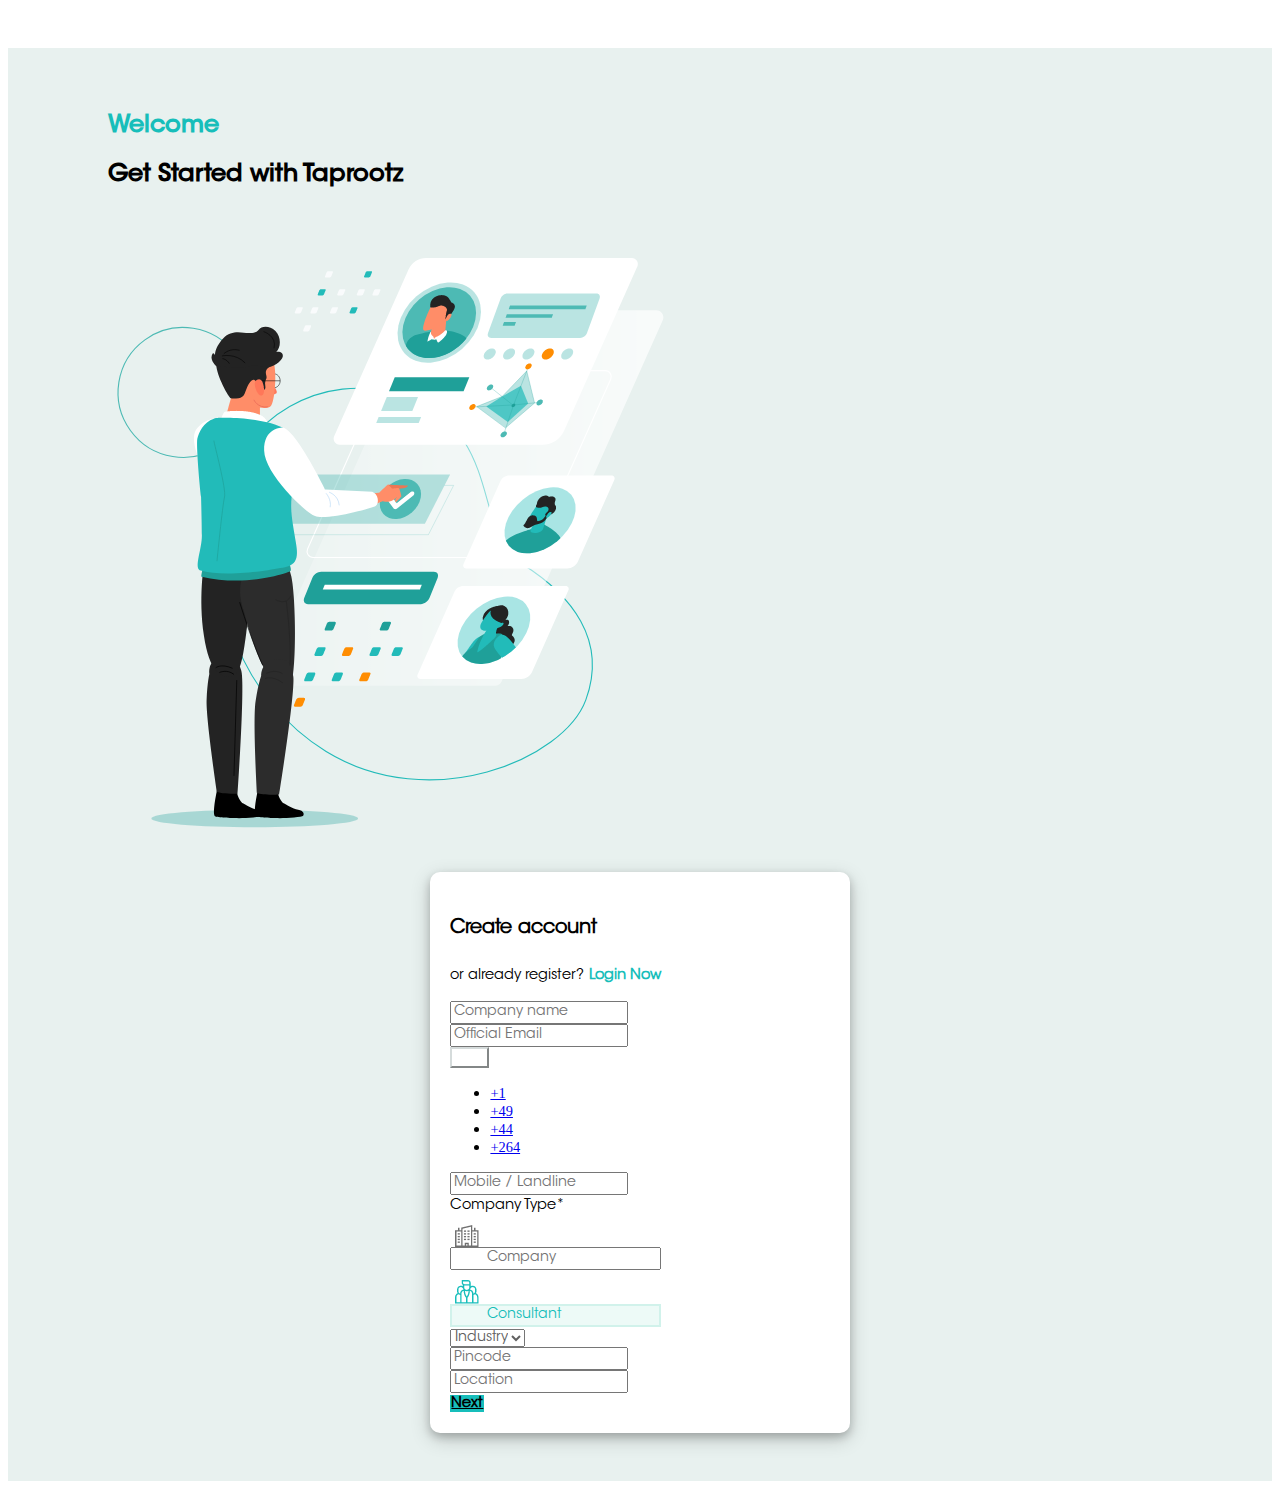
<file: index.html>
<!DOCTYPE html>
<html lang="en">
  <head>
    <meta charset="UTF-8" />
    <meta name="viewport" content="width=device-width, initial-scale=1.0" />
    <title>Login</title>
    <link rel="stylesheet" href="style.css" />
    <link
      href="https://cdn.jsdelivr.net/npm/bootstrap@5.0.0-beta1/dist/css/bootstrap.min.css"
      rel="stylesheet"
      integrity="sha384-giJF6kkoqNQ00vy+HMDP7azOuL0xtbfIcaT9wjKHr8RbDVddVHyTfAAsrekwKmP1"
      crossorigin="anonymous"
    />
    <link
      rel="stylesheet"
      href="https://cdnjs.cloudflare.com/ajax/libs/font-awesome/4.7.0/css/font-awesome.min.css"
    />
  </head>
  <body>
    <section id="section_fit1">
      <div class="container">
        <div class="row">
          <div class="col-lg-6 col-md-6">
            <div class="images">
              <header>
                <h1>Welcome</h1>
                <h2>Get Started with Taprootz</h2>
              </header>
              <img src="Images/Group 47.png" />
            </div>
          </div>
          <div class="col-lg-6 col-md-6" id="forms">
            <div class="text">
              <h4>Create account</h4>
              <span>or already register?</span>
              <a href="index.html" style="text-decoration: none"
                ><span style="color: #17beba">Login Now</span></a
              >
            </div>
            <form class="row g-3">
              <div class="col-lg-12 col-md-12">
                <input
                  type="text"
                  placeholder="Company name"
                  class="form-control"
                  id="inputEmail4"
                />
              </div>
              <div class="col-lg-12 col-md-12">
                <input
                  type="text"
                  placeholder="Official Email"
                  class="form-control"
                  id="inputEmail4"
                />
              </div>
              <div class="col-lg-12 col-md-12">
                <div class="input-group">
                  <button
                    class="btn btn-outline-secondary dropdown-toggle"
                    type="button"
                    data-bs-toggle="dropdown"
                    aria-expanded="false"
                  >
                    +91
                  </button>
                  <ul class="dropdown-menu">
                    <li><a class="dropdown-item" href="#">+1</a></li>
                    <li>
                      <a class="dropdown-item" href="#">+49</a>
                    </li>
                    <li>
                      <a class="dropdown-item" href="#">+44</a>
                    </li>

                    <li>
                      <a class="dropdown-item" href="#">+264</a>
                    </li>
                  </ul>
                  <input
                    type="number"
                    placeholder="Mobile / Landline"
                    class="form-control"
                    aria-label="Text input with dropdown button"
                  />
                </div>
              </div>
              <div class="col-lg-12 col-md-12">
                <label for="inputAddress" class="form-label"
                  >Company Type*</label
                >
                <div class="row">
                  <div class="col">
                    <img
                      class="fa fa-building"
                      src="./Images/office-building-1.png"
                    />
                    <input
                      id="build"
                      type="text"
                      class="form-control"
                      placeholder="Company"
                      aria-label="First name"
                    />
                  </div>
                  <div class="col">
                    <img
                      class="fa fa-building"
                      src="./Images/partners-1.png"
                      id="users"
                    />
                    <input
                      id="builds"
                      type="text"
                      class="form-control"
                      placeholder="Consultant"
                      aria-label="Last name"
                    />
                  </div>
                </div>
              </div>
              <div class="col-lg-12 col-md-12">
                <select class="form-select" aria-label="Default select example">
                  <option selected>Industry</option>
                  <option value="1">One</option>
                  <option value="2">Two</option>
                  <option value="3">Three</option>
                </select>
              </div>
              <div class="col-lg-12 col-md-12">
                <div class="row">
                  <div class="col">
                    <input
                      type="text"
                      class="form-control"
                      placeholder="Pincode"
                      aria-label="First name"
                    />
                  </div>
                  <div class="col">
                    <input
                      type="text"
                      class="form-control"
                      placeholder="Location"
                      aria-label="Last name"
                    />
                  </div>
                </div>
              </div>

              <div class="col-lg-12 col-md-12">
                <a href="index1.html" class="btn btn-primary">Next</a>
              </div>
            </form>
          </div>
        </div>
      </div>
    </section>
    <!-- javascript -->
    <script
      src="https://cdn.jsdelivr.net/npm/bootstrap@5.0.0-beta1/dist/js/bootstrap.bundle.min.js"
      integrity="sha384-ygbV9kiqUc6oa4msXn9868pTtWMgiQaeYH7/t7LECLbyPA2x65Kgf80OJFdroafW"
      crossorigin="anonymous"
    ></script>
  </body>
</html>
</file>
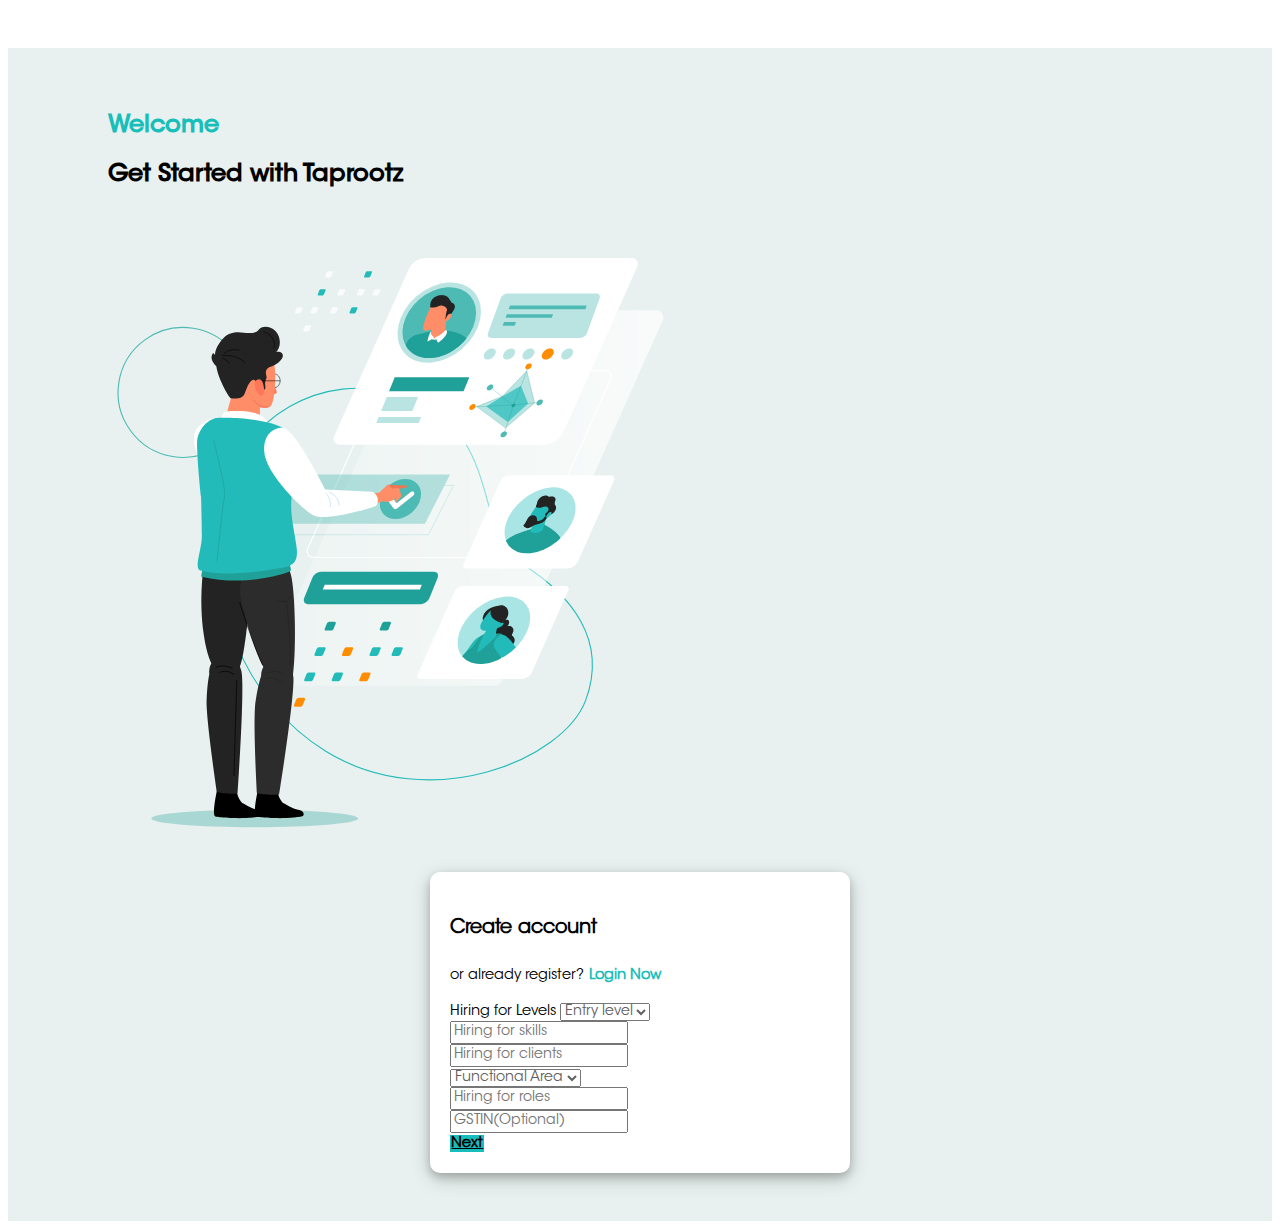
<file: index1.html>
<!DOCTYPE html>
<html lang="en">
  <head>
    <meta charset="UTF-8" />
    <meta name="viewport" content="width=device-width, initial-scale=1.0" />
    <title>Login</title>
    <link rel="stylesheet" href="style1.css" />
    <link
      href="https://cdn.jsdelivr.net/npm/bootstrap@5.0.0-beta1/dist/css/bootstrap.min.css"
      rel="stylesheet"
      integrity="sha384-giJF6kkoqNQ00vy+HMDP7azOuL0xtbfIcaT9wjKHr8RbDVddVHyTfAAsrekwKmP1"
      crossorigin="anonymous"
    />
    <link
      rel="stylesheet"
      href="https://cdnjs.cloudflare.com/ajax/libs/font-awesome/4.7.0/css/font-awesome.min.css"
    />
  </head>
  <body>
    <section id="section_fit1">
      <div class="container">
        <div class="row">
          <div class="col-lg-6 col-md-6">
            <div class="images">
              <header>
                <h1>Welcome</h1>
                <h2>Get Started with Taprootz</h2>
              </header>
              <img src="Images/Group 47.png" />
            </div>
          </div>
          <div class="col-lg-6 col-md-6" id="forms">
            <div class="text">
              <h4>Create account</h4>
              <span>or already register?</span>
              <a href="index.html" style="text-decoration: none"
                ><span style="color: #17beba">Login Now</span></a
              >
            </div>
            <form class="row g-3">
              <div class="col-lg-12 col-md-12">
                <label for="inputAddress" class="form-label"
                  >Hiring for Levels</label
                >
                <select class="form-select" aria-label="Default select example">
                  <option selected>Entry level</option>
                  <option value="1">One</option>
                  <option value="2">Two</option>
                  <option value="3">Three</option>
                </select>
              </div>
              <div class="col-lg-12 col-md-12">
                <input
                  type="text"
                  placeholder="Hiring for skills"
                  class="form-control"
                  id="inputEmail4"
                />
              </div>
              <div class="col-lg-12 col-md-12">
                <input
                  type="text"
                  placeholder="Hiring for clients"
                  class="form-control"
                  id="inputEmail4"
                />
              </div>

              <div class="col-lg-12 col-md-12">
                <select class="form-select" aria-label="Default select example">
                  <option selected>Functional Area</option>
                  <option value="1">One</option>
                  <option value="2">Two</option>
                  <option value="3">Three</option>
                </select>
              </div>
              <div class="col-lg-12 col-md-12">
                <input
                  type="text"
                  placeholder="Hiring for roles"
                  class="form-control"
                  id="inputEmail4"
                />
              </div>
              <div class="col-lg-12 col-md-12">
                <input
                  type="text"
                  placeholder="GSTIN(Optional)"
                  class="form-control"
                  id="inputEmail4"
                />
              </div>
              <div class="col-lg-12 col-md-12">
                <a href="index2.html" class="btn btn-primary">Next</a>
              </div>
            </form>
          </div>
        </div>
      </div>
    </section>
    <!-- javascript -->
    <script
      src="https://cdn.jsdelivr.net/npm/bootstrap@5.0.0-beta1/dist/js/bootstrap.bundle.min.js"
      integrity="sha384-ygbV9kiqUc6oa4msXn9868pTtWMgiQaeYH7/t7LECLbyPA2x65Kgf80OJFdroafW"
      crossorigin="anonymous"
    ></script>
  </body>
</html>
</file>
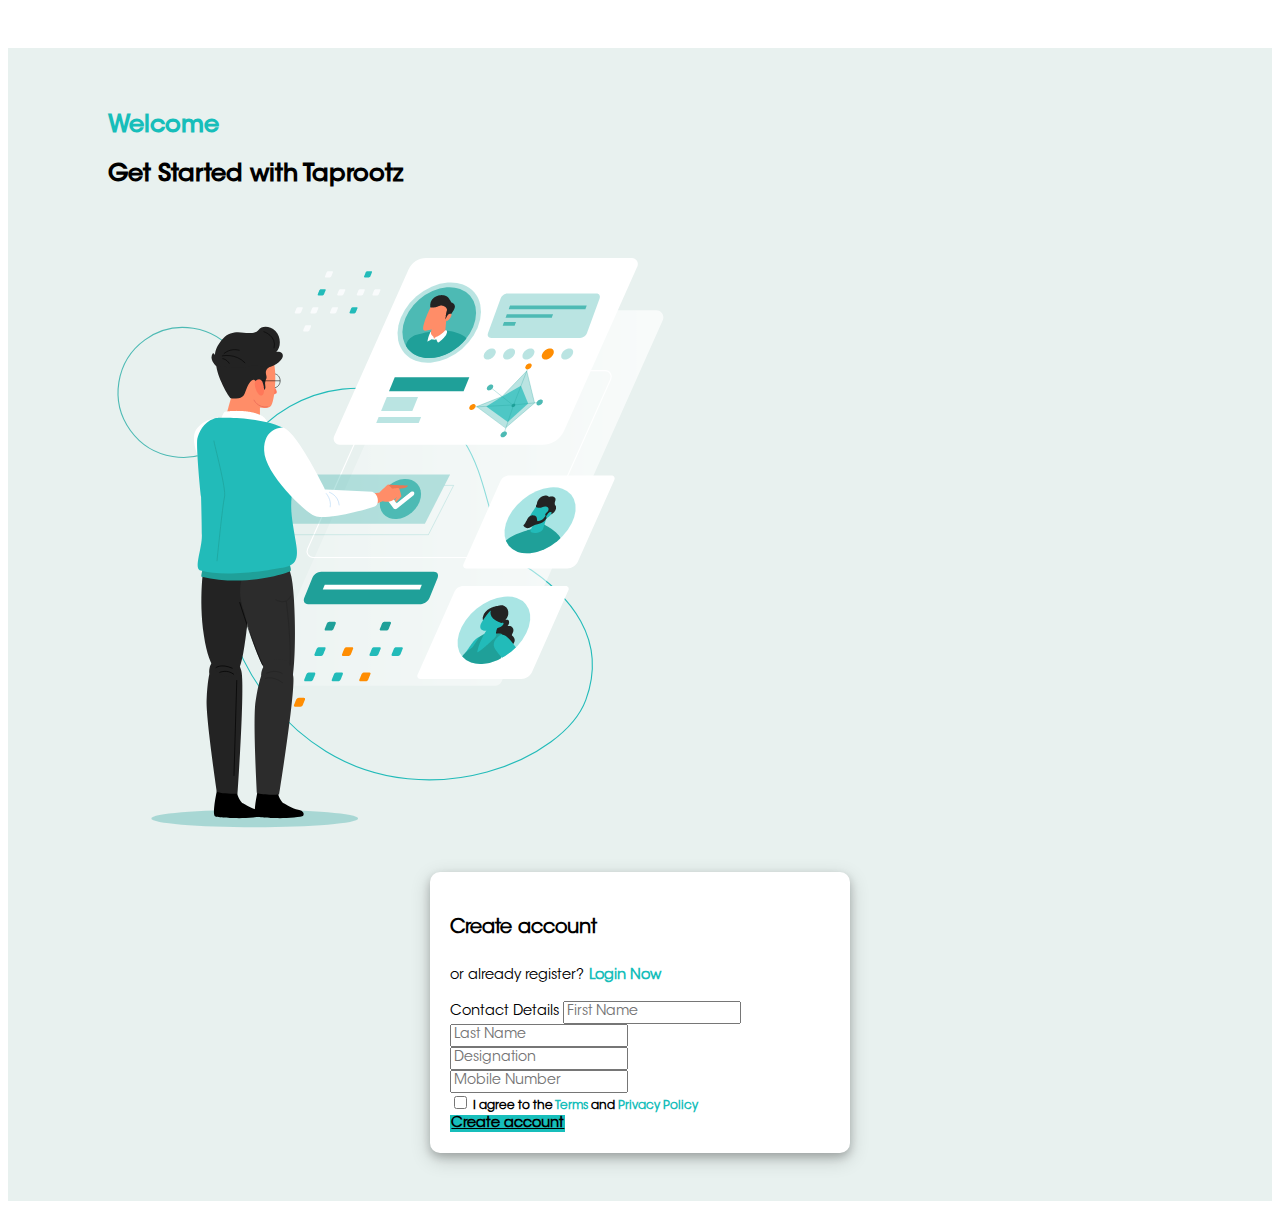
<file: index2.html>
<!DOCTYPE html>
<html lang="en">
  <head>
    <meta charset="UTF-8" />
    <meta name="viewport" content="width=device-width, initial-scale=1.0" />
    <title>Login</title>
    <link rel="stylesheet" href="style2.css" />
    <link
      href="https://cdn.jsdelivr.net/npm/bootstrap@5.0.0-beta1/dist/css/bootstrap.min.css"
      rel="stylesheet"
      integrity="sha384-giJF6kkoqNQ00vy+HMDP7azOuL0xtbfIcaT9wjKHr8RbDVddVHyTfAAsrekwKmP1"
      crossorigin="anonymous"
    />
    <link
      rel="stylesheet"
      href="https://cdnjs.cloudflare.com/ajax/libs/font-awesome/4.7.0/css/font-awesome.min.css"
    />
  </head>
  <body>
    <section id="section_fit1">
      <div class="container">
        <div class="row">
          <div class="col-lg-6 col-md-6">
            <div class="images">
              <header>
                <h1>Welcome</h1>
                <h2>Get Started with Taprootz</h2>
              </header>
              <img src="Images/Group 47.png" />
            </div>
          </div>
          <div class="col-lg-6 col-md-6" id="forms">
            <div class="text">
              <h4>Create account</h4>
              <span>or already register?</span>
              <a href="index.html" style="text-decoration: none"
                ><span style="color: #17beba">Login Now</span></a
              >
            </div>
            <form class="row g-3">
              <div class="col-lg-12 col-md-12">
                <label for="inputAddress" class="form-label"
                  >Contact Details</label
                >
                <input
                  type="text"
                  placeholder="First Name"
                  class="form-control"
                  id="inputEmail4"
                />
              </div>
              <div class="col-lg-12 col-md-12">
                <input
                  type="text"
                  placeholder="Last Name"
                  class="form-control"
                  id="inputEmail4"
                />
              </div>
              <div class="col-lg-12 col-md-12">
                <input
                  type="text"
                  placeholder="Designation"
                  class="form-control"
                  id="inputEmail4"
                />
              </div>
              <div class="col-lg-12 col-md-12">
                <input
                  type="text"
                  placeholder="Mobile Number"
                  class="form-control"
                  id="inputEmail4"
                />
              </div>

              <div class="col-lg-12 col-md-12">
                <div
                  class="g-recaptcha"
                  data-sitekey="WEBSITEKEYHERE"
                  data-theme="light"
                  data-size="normal"
                  data-image="image"
                ></div>
              </div>

              <div class="d-flex flex-row" id="agree">
                <div class="form-check form-check-inline">
                  <input
                    class="form-check-input"
                    type="checkbox"
                    id="inlineCheckbox1"
                    value="option1"
                  />
                  <span>I agree to the </span>
                  <span style="color: #17beba">Terms </span><span> and </span
                  ><span style="color: #17beba">Privacy Policy</span>
                </div>
              </div>
              <div class="col-lg-12 col-md-12">
                <a href="index3.html" class="btn btn-primary">Create account</a>
              </div>
            </form>
          </div>
        </div>
      </div>
    </section>
    <!-- javascript -->
    <script src="https://www.google.com/recaptcha/api.js" async defer></script>
    <script
      src="https://cdn.jsdelivr.net/npm/bootstrap@5.0.0-beta1/dist/js/bootstrap.bundle.min.js"
      integrity="sha384-ygbV9kiqUc6oa4msXn9868pTtWMgiQaeYH7/t7LECLbyPA2x65Kgf80OJFdroafW"
      crossorigin="anonymous"
    ></script>
  </body>
</html>
</file>
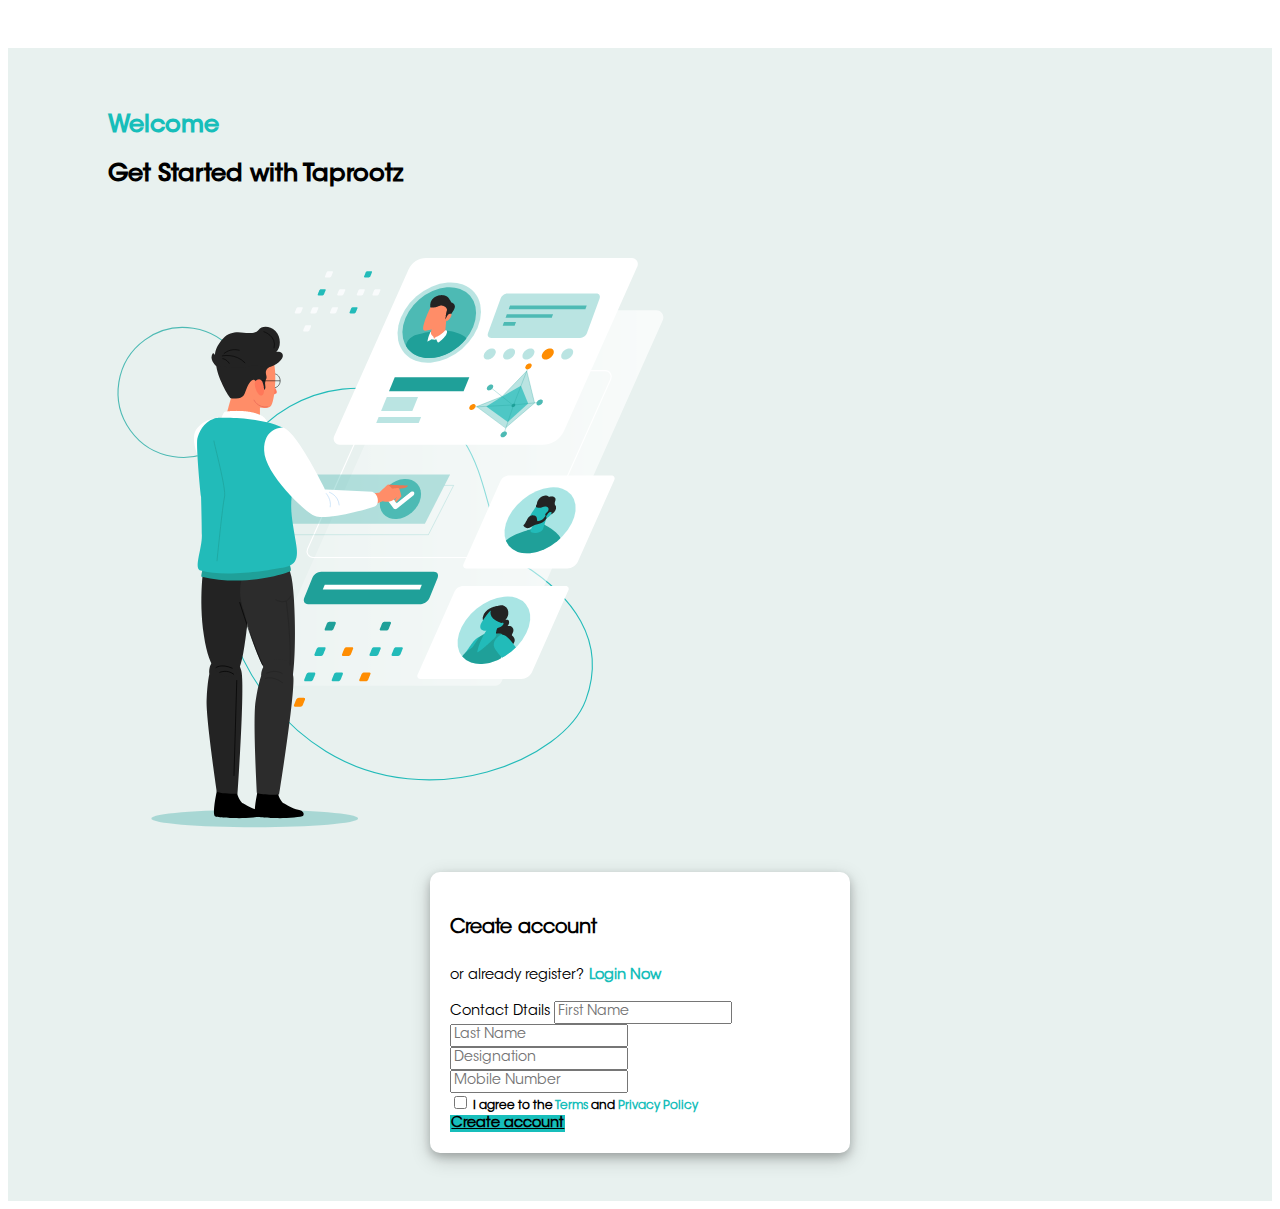
<file: index3.html>
<!DOCTYPE html>
<html lang="en">
  <head>
    <meta charset="UTF-8" />
    <meta name="viewport" content="width=device-width, initial-scale=1.0" />
    <title>Login</title>
    <link rel="stylesheet" href="style3.css" />
    <link
      href="https://cdn.jsdelivr.net/npm/bootstrap@5.0.0-beta1/dist/css/bootstrap.min.css"
      rel="stylesheet"
      integrity="sha384-giJF6kkoqNQ00vy+HMDP7azOuL0xtbfIcaT9wjKHr8RbDVddVHyTfAAsrekwKmP1"
      crossorigin="anonymous"
    />
    <link
      rel="stylesheet"
      href="https://cdnjs.cloudflare.com/ajax/libs/font-awesome/4.7.0/css/font-awesome.min.css"
    />
  </head>
  <body>
    <section id="section_fit1">
      <div class="container">
        <div class="row">
          <div class="col-lg-6 col-md-6">
            <div class="images">
              <header>
                <h1>Welcome</h1>
                <h2>Get Started with Taprootz</h2>
              </header>
              <img src="Images/Group 47.png" />
            </div>
          </div>
          <div class="col-lg-6 col-md-6" id="forms">
            <div class="text">
              <h4>Create account</h4>
              <span>or already register?</span>
              <a href="index.html" style="text-decoration: none"
                ><span style="color: #17beba">Login Now</span></a
              >
            </div>
            <form class="row g-3">
              <div class="col-lg-12 col-md-12">
                <label for="inputAddress" class="form-label"
                  >Contact Dtails</label
                >
                <input
                  type="text"
                  placeholder="First Name"
                  class="form-control"
                  id="inputEmail4"
                />
              </div>
              <div class="col-lg-12 col-md-12">
                <input
                  type="text"
                  placeholder="Last Name"
                  class="form-control"
                  id="inputEmail4"
                />
              </div>
              <div class="col-lg-12 col-md-12">
                <input
                  type="text"
                  placeholder="Designation"
                  class="form-control"
                  id="inputEmail4"
                />
              </div>
              <div class="col-lg-12 col-md-12">
                <input
                  type="text"
                  placeholder="Mobile Number"
                  class="form-control"
                  id="inputEmail4"
                />
              </div>
              <div class="col-lg-12 col-md-12">
                <div
                  class="g-recaptcha"
                  data-sitekey="WEBSITEKEYHERE"
                  data-theme="light"
                  data-size="normal"
                  data-image="image"
                ></div>
              </div>
              <div class="d-flex flex-row" id="agree">
                <div class="form-check form-check-inline">
                  <input
                    class="form-check-input"
                    type="checkbox"
                    id="inlineCheckbox1"
                    value="option1"
                  />
                  <span>I agree to the </span>
                  <span style="color: #17beba">Terms </span><span> and </span
                  ><span style="color: #17beba">Privacy Policy</span>
                </div>
              </div>
              <div class="col-lg-12 col-md-12">
                <a href="index4.html" class="btn btn-primary">Create account</a>
              </div>
            </form>
          </div>
        </div>
      </div>
    </section>
    <!-- javascript -->
    <script src="https://www.google.com/recaptcha/api.js" async defer></script>
    <script
      src="https://cdn.jsdelivr.net/npm/bootstrap@5.0.0-beta1/dist/js/bootstrap.bundle.min.js"
      integrity="sha384-ygbV9kiqUc6oa4msXn9868pTtWMgiQaeYH7/t7LECLbyPA2x65Kgf80OJFdroafW"
      crossorigin="anonymous"
    ></script>
  </body>
</html>
</file>
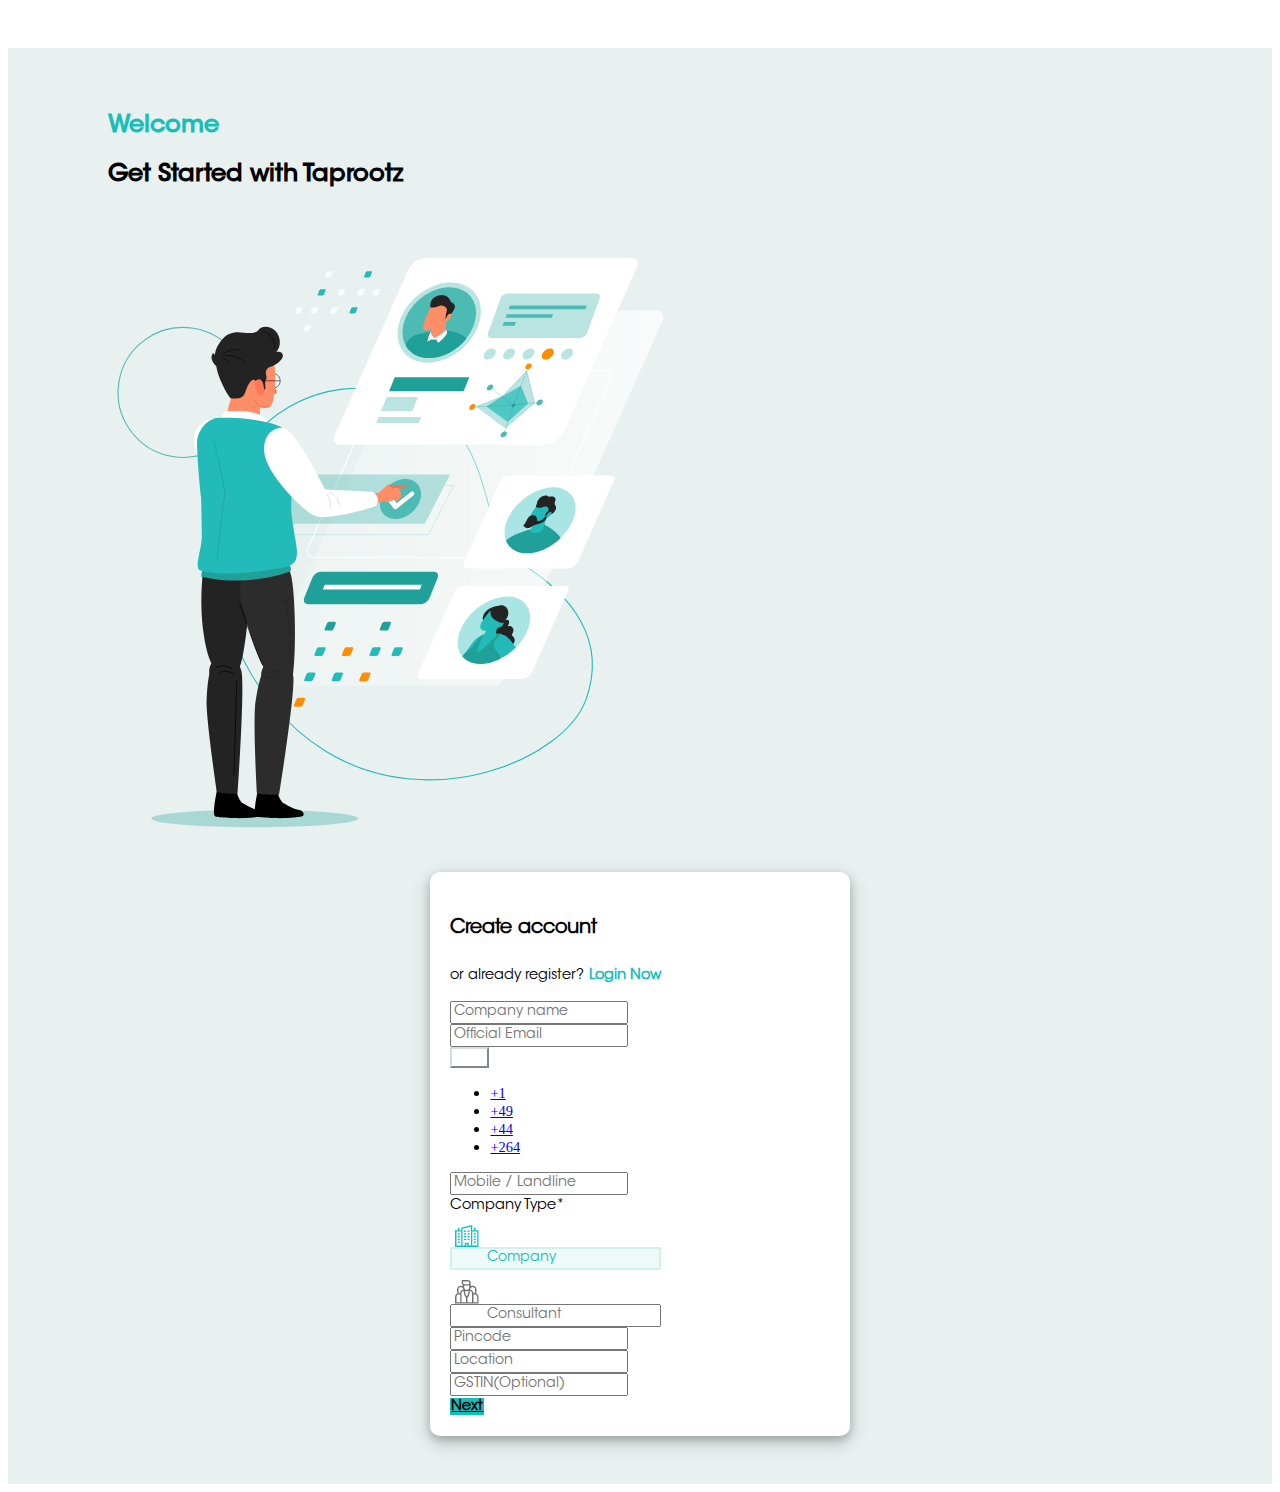
<file: index4.html>
<!DOCTYPE html>
<html lang="en">
  <head>
    <meta charset="UTF-8" />
    <meta name="viewport" content="width=device-width, initial-scale=1.0" />
    <title>Login</title>
    <link rel="stylesheet" href="style4.css" />
    <link
      href="https://cdn.jsdelivr.net/npm/bootstrap@5.0.0-beta1/dist/css/bootstrap.min.css"
      rel="stylesheet"
      integrity="sha384-giJF6kkoqNQ00vy+HMDP7azOuL0xtbfIcaT9wjKHr8RbDVddVHyTfAAsrekwKmP1"
      crossorigin="anonymous"
    />
    <link
      rel="stylesheet"
      href="https://cdnjs.cloudflare.com/ajax/libs/font-awesome/4.7.0/css/font-awesome.min.css"
    />
  </head>
  <body>
    <section id="section_fit1">
      <div class="container">
        <div class="row">
          <div class="col-lg-6 col-md-6">
            <div class="images">
              <header>
                <h1>Welcome</h1>
                <h2>Get Started with Taprootz</h2>
              </header>
              <img src="Images/Group 47.png" />
            </div>
          </div>
          <div class="col-lg-6 col-md-6" id="forms">
            <div class="text">
              <h4>Create account</h4>
              <span>or already register?</span>
              <a href="index.html" style="text-decoration: none"
                ><span style="color: #17beba">Login Now</span></a
              >
            </div>
            <form class="row g-3">
              <div class="col-lg-12 col-md-12">
                <input
                  type="text"
                  placeholder="Company name"
                  class="form-control"
                  id="inputEmail4"
                />
              </div>
              <div class="col-lg-12 col-md-12">
                <input
                  type="text"
                  placeholder="Official Email"
                  class="form-control"
                  id="inputEmail4"
                />
              </div>
              <div class="col-lg-12 col-md-12">
                <div class="input-group">
                  <button
                    class="btn btn-outline-secondary dropdown-toggle"
                    type="button"
                    data-bs-toggle="dropdown"
                    aria-expanded="false"
                  >
                    +91
                  </button>
                  <ul class="dropdown-menu">
                    <li><a class="dropdown-item" href="#">+1</a></li>
                    <li>
                      <a class="dropdown-item" href="#">+49</a>
                    </li>
                    <li>
                      <a class="dropdown-item" href="#">+44</a>
                    </li>

                    <li>
                      <a class="dropdown-item" href="#">+264</a>
                    </li>
                  </ul>
                  <input
                    type="number"
                    placeholder="Mobile / Landline"
                    class="form-control"
                    aria-label="Text input with dropdown button"
                  />
                </div>
              </div>
              <div class="col-lg-12 col-md-12">
                <label for="inputAddress" class="form-label"
                  >Company Type*</label
                >
                <div class="row">
                  <div class="col">
                    <img
                      class="fa fa-building"
                      src="./Images/office-building.png"
                    />
                    <input
                      id="build"
                      type="text"
                      class="form-control"
                      placeholder="Company"
                      aria-label="First name"
                    />
                  </div>
                  <div class="col">
                    <img
                      class="fa fa-building"
                      src="./Images/partners.png"
                      id="users"
                    />
                    <input
                      id="builds"
                      type="text"
                      class="form-control"
                      placeholder="Consultant"
                      aria-label="Last name"
                    />
                  </div>
                </div>
              </div>

              <div class="col-lg-12 col-md-12">
                <div class="row">
                  <div class="col">
                    <input
                      type="text"
                      class="form-control"
                      placeholder="Pincode"
                      aria-label="First name"
                    />
                  </div>
                  <div class="col">
                    <input
                      type="text"
                      class="form-control"
                      placeholder="Location"
                      aria-label="Last name"
                    />
                  </div>
                </div>
              </div>
              <div class="col-lg-12 col-md-12">
                <input
                  type="text"
                  placeholder="GSTIN(Optional)"
                  class="form-control"
                  id="inputEmail4"
                />
              </div>
              <div class="col-lg-12 col-md-12">
                <a href="index4.html" class="btn btn-primary">Next</a>
              </div>
            </form>
          </div>
        </div>
      </div>
    </section>
    <!-- javascript -->
    <script
      src="https://cdn.jsdelivr.net/npm/bootstrap@5.0.0-beta1/dist/js/bootstrap.bundle.min.js"
      integrity="sha384-ygbV9kiqUc6oa4msXn9868pTtWMgiQaeYH7/t7LECLbyPA2x65Kgf80OJFdroafW"
      crossorigin="anonymous"
    ></script>
  </body>
</html>
</file>
<file: style.css>
@font-face {
  font-family: "stddemi-font";
  src: url("./fonts/ITCAvantGardeStdDemi.otf");
}

@font-face {
  font-family: "stdmedium-font";
  src: url("./fonts/ITCAvantGardeStdMd.otf");
}

@font-face {
  font-family: "stdbook-font";
  src: url("./fonts/ITCAvantGardeStdBk.otf");
}
#section_fit1 .images {
  height: auto;
  width: 80%;
  margin-left: 100px;
  margin-top: 2rem;
}
.images img {
  margin-top: 3rem;
  max-width: 80%;
}

section#section_fit1 {
  margin-top: 3rem;
  background-color: #e8f1ef;
  padding-bottom: 3rem;
  padding-top: 2rem;
}
/* header {
  padding-top: 3rem;
} */
header h1 {
  font-family: "stdmedium-font";
  font-size: 1.5rem;
  color: #17beba;
}
header h2 {
  font-family: "stdmedium-font";
  font-size: 1.5rem;
}
div#file1 input#inputEmail4 {
  border: 1px dashed #d5dbdb;
  height: 79px;
  padding: 2rem 0 0 2rem;
}

#forms {
  height: auto;
  width: 30%;
  margin: auto;
  margin-top: 2.5rem;
  margin-right: auto;
  margin-bottom: auto;
  margin-left: auto;
  padding: 20px;
  background: #fff;
  box-shadow: 0 4px 8px 0 rgba(0, 0, 0, 0.2), 0 6px 20px 0 rgba(0, 0, 0, 0.19);
  border-radius: 10px;
}
.text {
  font-family: "stdbook-font";
  padding: 0 0 1rem 0;
}
.text h4 {
  font-size: 1.2rem;
}
.text span,
a {
  font-size: 0.9rem;
}
.text a {
  font-weight: 600;
}
a.btn.btn-primary {
  width: 100%;
  border: 1px solid #17bebb !important;
  background-color: #17bebb !important;
  color: #000;
  font-weight: 600;
  font-family: "stdbook-font";
}
/* button.btn.btn-primary {
  width: 100%;
  border: 1px solid #17bebb !important;
  background-color: #17bebb !important;
} */
.form-control:focus {
  color: #212529;
  background-color: #fff;
  border-color: #d5dbdb;
  outline: 0;
  box-shadow: none !important;
}
.form-select:focus {
  border-color: #86b7fe;
  outline: 0;
  box-shadow: none !important;
}
.form-check-input:focus {
  border-color: #86b7fe;
  outline: 0;
  box-shadow: none !important;
}
.btn-check:focus + .btn-primary,
.btn-primary:focus {
  color: #fff;
  background-color: #0b5ed7;
  border-color: #0a58ca;
  box-shadow: none !important;
}
.form-label {
  font-family: "stdbook-font";
  margin-bottom: 0.5rem;
  font-size: 0.9rem;
}
.form-control:focus {
  color: #212529;
  background-color: #fff;
  border-color: #d5dbdb !important;
  outline: 0;
  box-shadow: none !important;
}
.btn-outline-secondary {
  color: #fff;
  background-color: #fff !important;
  border-color: #d5dbdb !important;
}
.btn-outline-secondary:hover {
  color: #212529;
  background-color: #d5dbdb !important;
  border-color: #d5dbdb !important;
}
.btn-check:focus + .btn,
.btn:focus {
  outline: 0;
  box-shadow: none !important;
}
input#build {
  margin-top: -27px;
  padding-left: 35px;
}
img.fa.fa-building {
  display: block;
  margin-top: 10px;
  padding: 0px 0px 0px 5px;
}

input#builds {
  margin-top: -29px;
  padding-left: 35px;
  background: rgba(209, 242, 235, 0.4);

  color: #000;
  border: 2px solid #d1f2eb !important;
}

#builds::placeholder {
  color: #17beba;
  opacity: 1;
}
input#inputEmail4,
input.form-control,
input#build,
input#builds,
select.form-select,
option::placeholder {
  font-size: 14px;
  font-family: "stdbook-font";
}
.form-select {
  color: #616161 !important;
}
i#users {
  text-align: center;
  display: flex;
  margin-top: 5px;
  padding: 7px 0 0 5px;
  /* color: #17beba; */
}
.d-flex.flex-row h4 {
  font-size: 10px;
}

div#agree {
  font-size: 11px;
}
.d-flex.flex-row a {
  color: none !important;
  text-decoration: none !important;
}
.primary {
  text-align: center;
  font-family: "stdmedium-font";
  font-size: 13px;
}
.primary a {
  color: #17beba !important;
  text-decoration: none !important;
}
.d-flex.flex-row.imgz {
  margin-left: 6rem;
  width: 20%;
}

#group1 {
  margin-right: 1rem;
}
.selected:after {
  content: "\f078";
  font: normal normal normal 17px/1 FontAwesome;
  color: #0ebeff;
  right: 11px;
  top: 6px;
  height: 34px;
  padding: 15px 0px 0px 8px;
  border-left: 1px solid #0ebeff;
  position: absolute;
  pointer-events: none;
}

/* mobile Responsive */
@media only screen and (min-device-width: 320px) and (max-device-width: 480px) and (-webkit-min-device-pixel-ratio: 2) {
  #section_fit1 .images {
    height: auto;
    width: 82%;
    margin-left: 50px;
    margin-top: 2rem;
    margin-bottom: 4rem;
  }
  #forms {
    height: auto;
    width: 90%;
    margin: auto;
    margin-top: auto;
    margin-right: auto;
    margin-bottom: auto;
    margin-left: auto;
    padding: 2rem 1rem 2rem 1rem;
    background: #fff;
  }
}
@media only screen and (min-device-width: 414px) and (max-device-width: 736px) {
  #section_fit1 .images {
    height: auto;
    width: 80%;
    margin-left: 109px;
    margin-bottom: 4rem;
  }

  #forms {
    height: auto;
    width: 100%;
    margin: auto;
    margin-top: auto;
    margin-right: auto;
    margin-bottom: auto;
    margin-left: auto;
    padding: 2rem 1rem 2rem 1rem;
    background: #fff;
  }
  .demo {
    margin-right: 21rem;
    color: #000;
  }
  .d-flex.flex-row.imgz {
    margin-left: 12rem;
    width: 20%;
  }
}
@media only screen and (min-device-width: 767px) and (max-device-width: 1023px) {
  #section_fit1 .images {
    height: auto;
    width: 110%;
    margin-left: 28px;
    margin-bottom: 4rem;
  }

  #forms {
    height: auto;
    width: 40%;
    margin: auto;
    margin-top: auto;
    margin-right: auto;
    margin-bottom: auto;
    margin-left: auto;
    padding: 1rem 1rem 1rem 1rem;
    background: #fff;
  }
  .demo {
    margin-right: 5rem;
    color: #000;
  }
  .d-flex.flex-row.imgz {
    margin-left: 6rem;
    width: 20%;
  }
}
@media only screen and (min-device-width: 1024px) and (max-device-width: 1040px) {
  #section_fit1 .images {
    height: auto;
    width: 100%;
    margin-left: 50px;
    margin-top: 2rem;
  }
  #forms {
    height: auto;
    width: 36%;
    margin: auto;
    margin-top: auto;
    margin-right: auto;
    margin-bottom: auto;
    margin-left: auto;
    padding: 20px;
    background: #fff;
  }
  .d-flex.flex-row.imgz {
    margin-left: 8rem;
    width: 16%;
  }
}
@media only screen and (min-device-width: 1900px) and (max-device-width: 1940px) {
  .form-label {
    font-weight: 600;
    font-size: 1rem;
  }
  a.btn.btn-primary {
    width: 100%;
    border: 1px solid #17bebb !important;
    background-color: #17bebb !important;
    color: #000;
    font-weight: 600;
  }
  header h1 {
    font-size: 1.5rem;
    color: #17beba;

    font-weight: 600;
  }
  header h2 {
    font-size: 2rem;

    font-weight: 600;
  }
  .text h4 {
    font-size: 1.3rem;
    font-weight: 600;
  }
  .text span,
  a {
    font-weight: 600;
    font-size: 1rem;
  }
}
</file>
<file: style1.css>
@font-face {
  font-family: "stddemi-font";
  src: url("./fonts/ITCAvantGardeStdDemi.otf");
}

@font-face {
  font-family: "stdmedium-font";
  src: url("./fonts/ITCAvantGardeStdMd.otf");
}

@font-face {
  font-family: "stdbook-font";
  src: url("./fonts/ITCAvantGardeStdBk.otf");
}
#section_fit1 .images {
  height: auto;
  width: 80%;
  margin-left: 100px;
  margin-top: 2rem;
}
.images img {
  margin-top: 3rem;
  max-width: 90%;
}
section#section_fit1 {
  margin-top: 3rem;
  background-color: #e8f1ef;
  padding-bottom: 3rem;
  padding-top: 2rem;
}

header h1 {
  font-family: "stdmedium-font";
  font-size: 1.5rem;
  color: #17beba;
}
header h2 {
  font-family: "stdmedium-font";
  font-size: 1.5rem;
}
div#file1 input#inputEmail4 {
  border: 1px dashed #d5dbdb;
  height: 79px;
  padding: 2rem 0 0 2rem;
}

#forms {
  height: auto;
  width: 30%;
  margin: auto;
  margin-top: 2.5rem;
  margin-right: auto;
  margin-bottom: auto;
  margin-left: auto;
  padding: 20px;
  background: #fff;
  box-shadow: 0 4px 8px 0 rgba(0, 0, 0, 0.2), 0 6px 20px 0 rgba(0, 0, 0, 0.19);
  border-radius: 10px;
}
.text {
  font-family: "stdbook-font";
  padding: 0 0 1rem 0;
}
.text h4 {
  font-size: 1.2rem;
}
.text span,
a {
  font-size: 0.9rem;
}
.text a {
  font-weight: 600;
}
a.btn.btn-primary {
  width: 100%;
  border: 1px solid #17bebb !important;
  background-color: #17bebb !important;
  color: #000;
  font-weight: 600;
  font-family: "stdbook-font";
}
/* button.btn.btn-primary {
  width: 100%;
  border: 1px solid #17bebb !important;
  background-color: #17bebb !important;
} */
.form-control:focus {
  color: #212529;
  background-color: #fff;
  border-color: #d5dbdb;
  outline: 0;
  box-shadow: none !important;
}
.form-select:focus {
  border-color: #86b7fe;
  outline: 0;
  box-shadow: none !important;
}
.form-check-input:focus {
  border-color: #86b7fe;
  outline: 0;
  box-shadow: none !important;
}
.btn-check:focus + .btn-primary,
.btn-primary:focus {
  color: #fff;
  background-color: #0b5ed7;
  border-color: #0a58ca;
  box-shadow: none !important;
}
.form-control:focus {
  color: #212529;
  background-color: #fff;
  border-color: #d5dbdb !important;
  outline: 0;
  box-shadow: none !important;
}
.btn-outline-secondary {
  color: #fff;
  background-color: #fff !important;
  border-color: #d5dbdb !important;
}
.btn-outline-secondary:hover {
  color: #212529;
  background-color: #d5dbdb !important;
  border-color: #d5dbdb !important;
}
.btn-check:focus + .btn,
.btn:focus {
  outline: 0;
  box-shadow: none !important;
}
.d-flex.flex-row h4 {
  font-size: 10px;
}

div#agree {
  font-size: 11px;
}
.d-flex.flex-row a {
  color: none !important;
  text-decoration: none !important;
}
.primary {
  text-align: center;
  font-family: "stdmedium-font";
  font-size: 13px;
}
.primary a {
  color: #17beba !important;
  text-decoration: none !important;
}
.d-flex.flex-row.imgz {
  margin-left: 6rem;
  width: 20%;
}
.form-label {
  font-family: "stdbook-font";
  margin-bottom: 0.5rem;
  font-size: 0.9rem;
}
#group1 {
  margin-right: 1rem;
}
.form-select {
  color: #616161 !important;
}
input#inputEmail4,
input.form-control,
input#build,
input#builds,
select.form-select,
option::placeholder {
  font-size: 14px;
  font-family: "stdbook-font";
}
/* mobile Responsive */
@media only screen and (min-device-width: 320px) and (max-device-width: 480px) and (-webkit-min-device-pixel-ratio: 2) {
  #section_fit1 .images {
    height: auto;
    width: 82%;
    margin-left: 50px;
    margin-top: 2rem;
    margin-bottom: 4rem;
  }
  #forms {
    height: auto;
    width: 90%;
    margin: auto;
    margin-top: auto;
    margin-right: auto;
    margin-bottom: auto;
    margin-left: auto;
    padding: 2rem 1rem 2rem 1rem;
    background: #fff;
  }
}
@media only screen and (min-device-width: 414px) and (max-device-width: 736px) {
  #section_fit1 .images {
    height: auto;
    width: 80%;
    margin-left: 109px;
    margin-bottom: 4rem;
  }

  #forms {
    height: auto;
    width: 100%;
    margin: auto;
    margin-top: auto;
    margin-right: auto;
    margin-bottom: auto;
    margin-left: auto;
    padding: 2rem 1rem 2rem 1rem;
    background: #fff;
  }
  .demo {
    margin-right: 21rem;
    color: #000;
  }
  .d-flex.flex-row.imgz {
    margin-left: 12rem;
    width: 20%;
  }
}
@media only screen and (min-device-width: 767px) and (max-device-width: 1023px) {
  #section_fit1 .images {
    height: auto;
    width: 110%;
    margin-left: 28px;
    margin-bottom: 4rem;
  }

  #forms {
    height: auto;
    width: 40%;
    margin: auto;
    margin-top: auto;
    margin-right: auto;
    margin-bottom: auto;
    margin-left: auto;
    padding: 1rem 1rem 1rem 1rem;
    background: #fff;
  }
  .demo {
    margin-right: 5rem;
    color: #000;
  }
  .d-flex.flex-row.imgz {
    margin-left: 6rem;
    width: 20%;
  }
}
@media only screen and (min-device-width: 1024px) and (max-device-width: 1040px) {
  #section_fit1 .images {
    height: auto;
    width: 100%;
    margin-left: 50px;
    margin-top: 2rem;
  }
  #forms {
    height: auto;
    width: 36%;
    margin: auto;
    margin-top: auto;
    margin-right: auto;
    margin-bottom: auto;
    margin-left: auto;
    padding: 20px;
    background: #fff;
  }
  .d-flex.flex-row.imgz {
    margin-left: 8rem;
    width: 16%;
  }
}
@media only screen and (min-device-width: 1900px) and (max-device-width: 1940px) {
  .form-label {
    font-weight: 600;
    font-size: 1rem;
  }
  a.btn.btn-primary {
    width: 100%;
    border: 1px solid #17bebb !important;
    background-color: #17bebb !important;
    color: #000;
    font-weight: 600;
  }
  header h1 {
    font-size: 1.5rem;
    color: #17beba;

    font-weight: 600;
  }
  header h2 {
    font-size: 2rem;

    font-weight: 600;
  }
  .text h4 {
    font-size: 1.3rem;
    font-weight: 600;
  }
  .text span,
  a {
    font-weight: 600;
    font-size: 1rem;
  }
}
</file>
<file: style2.css>
@font-face {
  font-family: "stddemi-font";
  src: url("./fonts/ITCAvantGardeStdDemi.otf");
}

@font-face {
  font-family: "stdmedium-font";
  src: url("./fonts/ITCAvantGardeStdMd.otf");
}

@font-face {
  font-family: "stdbook-font";
  src: url("./fonts/ITCAvantGardeStdBk.otf");
}
#section_fit1 .images {
  height: auto;
  width: 80%;
  margin-left: 100px;
  margin-top: 2rem;
}
.images img {
  margin-top: 3rem;
  max-width: 90%;
}
section#section_fit1 {
  margin-top: 3rem;
  background-color: #e8f1ef;
  padding-bottom: 3rem;
  padding-top: 2rem;
}

header h1 {
  font-family: "stdmedium-font";
  font-size: 1.5rem;
  color: #17beba;
}
header h2 {
  font-family: "stdmedium-font";
  font-size: 1.5rem;
}
div#file1 input#inputEmail4 {
  border: 1px dashed #d5dbdb;
  height: 79px;
  padding: 2rem 0 0 2rem;
}

#forms {
  height: auto;
  width: 30%;
  margin: auto;
  margin-top: 2.5rem;
  margin-right: auto;
  margin-bottom: auto;
  margin-left: auto;
  padding: 20px;
  background: #fff;
  box-shadow: 0 4px 8px 0 rgba(0, 0, 0, 0.2), 0 6px 20px 0 rgba(0, 0, 0, 0.19);
  border-radius: 10px;
}
.text {
  font-family: "stdbook-font";
  padding: 0 0 1rem 0;
}
.text h4 {
  font-size: 1.2rem;
}
.text span,
a {
  font-size: 0.9rem;
}
.text a {
  font-weight: 600;
}
a.btn.btn-primary {
  width: 100%;
  border: 1px solid #17bebb !important;
  background-color: #17bebb !important;
  color: #000;
  font-weight: 600;
  font-family: "stdbook-font";
}
/* button.btn.btn-primary {
  width: 100%;
  border: 1px solid #17bebb !important;
  background-color: #17bebb !important;
} */
.form-control:focus {
  color: #212529;
  background-color: #fff;
  border-color: #d5dbdb;
  outline: 0;
  box-shadow: none !important;
}
.form-select:focus {
  border-color: #86b7fe;
  outline: 0;
  box-shadow: none !important;
}
.form-check-input:focus {
  border-color: #86b7fe;
  outline: 0;
  box-shadow: none !important;
}
.btn-check:focus + .btn-primary,
.btn-primary:focus {
  color: #fff;
  background-color: #0b5ed7;
  border-color: #0a58ca;
  box-shadow: none !important;
}
.form-control:focus {
  color: #212529;
  background-color: #fff;
  border-color: #d5dbdb !important;
  outline: 0;
  box-shadow: none !important;
}
.btn-outline-secondary {
  color: #fff;
  background-color: #fff !important;
  border-color: #d5dbdb !important;
}
.btn-outline-secondary:hover {
  color: #212529;
  background-color: #d5dbdb !important;
  border-color: #d5dbdb !important;
}
.btn-check:focus + .btn,
.btn:focus {
  outline: 0;
  box-shadow: none !important;
}
.d-flex.flex-row h4 {
  font-size: 10px;
}

div#agree {
  font-size: 12px;
  font-family: "stdbook-font";
}
.d-flex.flex-row a {
  color: none !important;
  text-decoration: none !important;
}
.primary {
  text-align: center;
  font-family: "stdmedium-font";
  font-size: 13px;
}
.primary a {
  color: #17beba !important;
  text-decoration: none !important;
}
.d-flex.flex-row.imgz {
  margin-left: 6rem;
  width: 20%;
}
.form-label {
  font-family: "stdbook-font";
  margin-bottom: 0.5rem;
  font-size: 0.9rem;
}
#group1 {
  margin-right: 1rem;
}
input#inputEmail4,
input.form-control,
input#build,
input#builds,
select.form-select,
option::placeholder {
  font-size: 14px;
  font-family: "stdbook-font";
}
.form-check.form-check-inline span {
  font-weight: 600;
  cursor: pointer;
}
/* mobile Responsive */
@media only screen and (min-device-width: 320px) and (max-device-width: 480px) and (-webkit-min-device-pixel-ratio: 2) {
  #section_fit1 .images {
    height: auto;
    width: 82%;
    margin-left: 50px;
    margin-top: 2rem;
    margin-bottom: 4rem;
  }
  #forms {
    height: auto;
    width: 90%;
    margin: auto;
    margin-top: auto;
    margin-right: auto;
    margin-bottom: auto;
    margin-left: auto;
    padding: 2rem 1rem 2rem 1rem;
    background: #fff;
  }
}
@media only screen and (min-device-width: 414px) and (max-device-width: 736px) {
  #section_fit1 .images {
    height: auto;
    width: 80%;
    margin-left: 109px;
    margin-bottom: 4rem;
  }

  #forms {
    height: auto;
    width: 100%;
    margin: auto;
    margin-top: auto;
    margin-right: auto;
    margin-bottom: auto;
    margin-left: auto;
    padding: 2rem 1rem 2rem 1rem;
    background: #fff;
  }
  .demo {
    margin-right: 21rem;
    color: #000;
  }
  .d-flex.flex-row.imgz {
    margin-left: 12rem;
    width: 20%;
  }
}
@media only screen and (min-device-width: 767px) and (max-device-width: 1023px) {
  #section_fit1 .images {
    height: auto;
    width: 110%;
    margin-left: 28px;
    margin-bottom: 4rem;
  }

  #forms {
    height: auto;
    width: 40%;
    margin: auto;
    margin-top: auto;
    margin-right: auto;
    margin-bottom: auto;
    margin-left: auto;
    padding: 1rem 1rem 1rem 1rem;
    background: #fff;
  }
  .demo {
    margin-right: 5rem;
    color: #000;
  }
  .d-flex.flex-row.imgz {
    margin-left: 6rem;
    width: 20%;
  }
}
@media only screen and (min-device-width: 1024px) and (max-device-width: 1040px) {
  #section_fit1 .images {
    height: auto;
    width: 100%;
    margin-left: 50px;
    margin-top: 2rem;
  }
  #forms {
    height: auto;
    width: 36%;
    margin: auto;
    margin-top: auto;
    margin-right: auto;
    margin-bottom: auto;
    margin-left: auto;
    padding: 20px;
    background: #fff;
  }
  .d-flex.flex-row.imgz {
    margin-left: 8rem;
    width: 16%;
  }
}
@media only screen and (min-device-width: 1900px) and (max-device-width: 1940px) {
  .form-label {
    font-weight: 600;
    font-size: 1rem;
  }
  a.btn.btn-primary {
    width: 100%;
    border: 1px solid #17bebb !important;
    background-color: #17bebb !important;
    color: #000;
    font-weight: 600;
  }
  header h1 {
    font-size: 1.5rem;
    color: #17beba;

    font-weight: 600;
  }
  header h2 {
    font-size: 2rem;

    font-weight: 600;
  }
  .text h4 {
    font-size: 1.3rem;
    font-weight: 600;
  }
  .text span,
  a {
    font-weight: 600;
    font-size: 1rem;
  }
}
</file>
<file: style3.css>
@font-face {
  font-family: "stddemi-font";
  src: url("./fonts/ITCAvantGardeStdDemi.otf");
}

@font-face {
  font-family: "stdmedium-font";
  src: url("./fonts/ITCAvantGardeStdMd.otf");
}

@font-face {
  font-family: "stdbook-font";
  src: url("./fonts/ITCAvantGardeStdBk.otf");
}
#section_fit1 .images {
  height: auto;
  width: 80%;
  margin-left: 100px;
  margin-top: 2rem;
}
.images img {
  margin-top: 3rem;
  max-width: 90%;
}
section#section_fit1 {
  margin-top: 3rem;
  background-color: #e8f1ef;
  padding-bottom: 3rem;
}

section#section_fit1 {
  margin-top: 3rem;
  background-color: #e8f1ef;
  padding-bottom: 3rem;
  padding-top: 2rem;
}

header h1 {
  font-family: "stdmedium-font";
  font-size: 1.5rem;
  color: #17beba;
}
header h2 {
  font-family: "stdmedium-font";
  font-size: 1.5rem;
}
div#file1 input#inputEmail4 {
  border: 1px dashed #d5dbdb;
  height: 79px;
  padding: 2rem 0 0 2rem;
}

#forms {
  height: auto;
  width: 30%;
  margin: auto;
  margin-top: 2.5rem;
  margin-right: auto;
  margin-bottom: auto;
  margin-left: auto;
  padding: 20px;
  background: #fff;
  box-shadow: 0 4px 8px 0 rgba(0, 0, 0, 0.2), 0 6px 20px 0 rgba(0, 0, 0, 0.19);
  border-radius: 10px;
}
.text {
  font-family: "stdbook-font";
  padding: 0 0 1rem 0;
}
.text h4 {
  font-size: 1.2rem;
}
.text span,
a {
  font-size: 0.9rem;
}
.text a {
  font-weight: 600;
}
a.btn.btn-primary {
  width: 100%;
  border: 1px solid #17bebb !important;
  background-color: #17bebb !important;
  color: #000;
  font-weight: 600;
  font-family: "stdbook-font";
}
/* button.btn.btn-primary {
  width: 100%;
  border: 1px solid #17bebb !important;
  background-color: #17bebb !important;
} */
.form-control:focus {
  color: #212529;
  background-color: #fff;
  border-color: #d5dbdb;
  outline: 0;
  box-shadow: none !important;
}
.form-select:focus {
  border-color: #86b7fe;
  outline: 0;
  box-shadow: none !important;
}
.form-check-input:focus {
  border-color: #86b7fe;
  outline: 0;
  box-shadow: none !important;
}
.btn-check:focus + .btn-primary,
.btn-primary:focus {
  color: #fff;
  background-color: #0b5ed7;
  border-color: #0a58ca;
  box-shadow: none !important;
}
.form-control:focus {
  color: #212529;
  background-color: #fff;
  border-color: #d5dbdb !important;
  outline: 0;
  box-shadow: none !important;
}
.btn-outline-secondary {
  color: #fff;
  background-color: #fff !important;
  border-color: #d5dbdb !important;
}
.btn-outline-secondary:hover {
  color: #212529;
  background-color: #d5dbdb !important;
  border-color: #d5dbdb !important;
}
.btn-check:focus + .btn,
.btn:focus {
  outline: 0;
  box-shadow: none !important;
}
.d-flex.flex-row h4 {
  font-size: 10px;
}
.form-label {
  font-family: "stdbook-font";
  margin-bottom: 0.5rem;
  font-size: 0.9rem;
}
div#agree {
  font-size: 12px;
  font-family: "stdbook-font";
}
.d-flex.flex-row a {
  color: none !important;
  text-decoration: none !important;
}
.primary {
  text-align: center;
  font-family: "stdmedium-font";
  font-size: 13px;
}
.primary a {
  color: #17beba !important;
  text-decoration: none !important;
}
.d-flex.flex-row.imgz {
  margin-left: 6rem;
  width: 20%;
}

#group1 {
  margin-right: 1rem;
}
input#inputEmail4,
input.form-control,
input#build,
input#builds,
select.form-select,
option::placeholder {
  font-size: 14px;
  font-family: "stdbook-font";
}
.form-check.form-check-inline span {
  font-weight: 600;
  cursor: pointer;
}
/* mobile Responsive */
@media only screen and (min-device-width: 320px) and (max-device-width: 480px) and (-webkit-min-device-pixel-ratio: 2) {
  #section_fit1 .images {
    height: auto;
    width: 82%;
    margin-left: 50px;
    margin-top: 2rem;
    margin-bottom: 4rem;
  }
  #forms {
    height: auto;
    width: 90%;
    margin: auto;
    margin-top: auto;
    margin-right: auto;
    margin-bottom: auto;
    margin-left: auto;
    padding: 2rem 1rem 2rem 1rem;
    background: #fff;
  }
}
@media only screen and (min-device-width: 414px) and (max-device-width: 736px) {
  #section_fit1 .images {
    height: auto;
    width: 80%;
    margin-left: 109px;
    margin-bottom: 4rem;
  }

  #forms {
    height: auto;
    width: 100%;
    margin: auto;
    margin-top: auto;
    margin-right: auto;
    margin-bottom: auto;
    margin-left: auto;
    padding: 2rem 1rem 2rem 1rem;
    background: #fff;
  }
  .demo {
    margin-right: 21rem;
    color: #000;
  }
  .d-flex.flex-row.imgz {
    margin-left: 12rem;
    width: 20%;
  }
}
@media only screen and (min-device-width: 767px) and (max-device-width: 1023px) {
  #section_fit1 .images {
    height: auto;
    width: 110%;
    margin-left: 28px;
    margin-bottom: 4rem;
  }

  #forms {
    height: auto;
    width: 40%;
    margin: auto;
    margin-top: auto;
    margin-right: auto;
    margin-bottom: auto;
    margin-left: auto;
    padding: 1rem 1rem 1rem 1rem;
    background: #fff;
  }
  .demo {
    margin-right: 5rem;
    color: #000;
  }
  .d-flex.flex-row.imgz {
    margin-left: 6rem;
    width: 20%;
  }
}
@media only screen and (min-device-width: 1024px) and (max-device-width: 1040px) {
  #section_fit1 .images {
    height: auto;
    width: 100%;
    margin-left: 50px;
    margin-top: 2rem;
  }
  #forms {
    height: auto;
    width: 36%;
    margin: auto;
    margin-top: auto;
    margin-right: auto;
    margin-bottom: auto;
    margin-left: auto;
    padding: 20px;
    background: #fff;
  }
  .d-flex.flex-row.imgz {
    margin-left: 8rem;
    width: 16%;
  }
}
@media only screen and (min-device-width: 1900px) and (max-device-width: 1940px) {
  .form-label {
    font-weight: 600;
    font-size: 1rem;
  }
  a.btn.btn-primary {
    width: 100%;
    border: 1px solid #17bebb !important;
    background-color: #17bebb !important;
    color: #000;
    font-weight: 600;
  }
  header h1 {
    font-size: 1.5rem;
    color: #17beba;

    font-weight: 600;
  }
  header h2 {
    font-size: 2rem;

    font-weight: 600;
  }
  .text h4 {
    font-size: 1.3rem;
    font-weight: 600;
  }
  .text span,
  a {
    font-weight: 600;
    font-size: 1rem;
  }
}
</file>
<file: style4.css>
@font-face {
  font-family: "stddemi-font";
  src: url("./fonts/ITCAvantGardeStdDemi.otf");
}

@font-face {
  font-family: "stdmedium-font";
  src: url("./fonts/ITCAvantGardeStdMd.otf");
}

@font-face {
  font-family: "stdbook-font";
  src: url("./fonts/ITCAvantGardeStdBk.otf");
}
#section_fit1 .images {
  height: auto;
  width: 80%;
  margin-left: 100px;
  margin-top: 2rem;
}
.images img {
  margin-top: 3rem;
  max-width: 90%;
}
section#section_fit1 {
  margin-top: 3rem;
  background-color: #e8f1ef;
  padding-bottom: 3rem;
  padding-top: 2rem;
}

header h1 {
  font-family: "stdmedium-font";
  font-size: 1.5rem;
  color: #17beba;
}
header h2 {
  font-family: "stdmedium-font";
  font-size: 1.5rem;
}
div#file1 input#inputEmail4 {
  border: 1px dashed #d5dbdb;
  height: 79px;
  padding: 2rem 0 0 2rem;
}

#forms {
  height: auto;
  width: 30%;
  margin: auto;
  margin-top: 2.5rem;
  margin-right: auto;
  margin-bottom: auto;
  margin-left: auto;
  padding: 20px;
  background: #fff;
  box-shadow: 0 4px 8px 0 rgba(0, 0, 0, 0.2), 0 6px 20px 0 rgba(0, 0, 0, 0.19);
  border-radius: 10px;
}
.text {
  font-family: "stdbook-font";
  padding: 0 0 1rem 0;
}
.text h4 {
  font-size: 1.2rem;
}
.text span,
a {
  font-size: 0.9rem;
}
.text a {
  font-weight: 600;
}
a.btn.btn-primary {
  width: 100%;
  border: 1px solid #17bebb !important;
  background-color: #17bebb !important;
  color: #000;
  font-weight: 600;
  font-family: "stdbook-font";
}
/* button.btn.btn-primary {
  width: 100%;
  border: 1px solid #17bebb !important;
  background-color: #17bebb !important;
} */
.form-control:focus {
  color: #212529;
  background-color: #fff;
  border-color: #d5dbdb;
  outline: 0;
  box-shadow: none !important;
}
.form-select:focus {
  border-color: #86b7fe;
  outline: 0;
  box-shadow: none !important;
}
.form-check-input:focus {
  border-color: #86b7fe;
  outline: 0;
  box-shadow: none !important;
}
.btn-check:focus + .btn-primary,
.btn-primary:focus {
  color: #fff;
  background-color: #0b5ed7;
  border-color: #0a58ca;
  box-shadow: none !important;
}
.form-control:focus {
  color: #212529;
  background-color: #fff;
  border-color: #d5dbdb !important;
  outline: 0;
  box-shadow: none !important;
}
.btn-outline-secondary {
  color: #fff;
  background-color: #fff !important;
  border-color: #d5dbdb !important;
}
.btn-outline-secondary:hover {
  color: #212529;
  background-color: #d5dbdb !important;
  border-color: #d5dbdb !important;
}
.btn-check:focus + .btn,
.btn:focus {
  outline: 0;
  box-shadow: none !important;
}
.d-flex.flex-row h4 {
  font-size: 10px;
}
input#build {
  margin-top: -30px;
  padding-left: 35px;
  background: rgba(209, 242, 235, 0.4);
  color: #000;
  border: 2px solid #d1f2eb !important;
}
#build::placeholder {
  color: #17beba;
  opacity: 1;
}

img.fa.fa-building {
  display: block;
  margin-top: 10px;
  padding: 0px 0px 0px 5px;
}

input#builds {
  margin-top: -30px;
  padding-left: 35px;
}
i#users {
  text-align: center;
  display: flex;
  margin-top: 5px;
  padding: 7px 0 0 5px;
}
div#agree {
  font-size: 11px;
}
.d-flex.flex-row a {
  color: none !important;
  text-decoration: none !important;
}
.primary {
  text-align: center;
  font-family: "stdmedium-font";
  font-size: 13px;
}
.primary a {
  color: #17beba !important;
  text-decoration: none !important;
}
.d-flex.flex-row.imgz {
  margin-left: 6rem;
  width: 20%;
}
.form-label {
  font-family: "stdbook-font";
  margin-bottom: 0.5rem;
  font-size: 0.9rem;
}
#group1 {
  margin-right: 1rem;
}
input#inputEmail4,
input.form-control,
input#build,
input#builds,
select.form-select,
option::placeholder {
  font-size: 14px;
  font-family: "stdbook-font";
}
/* mobile Responsive */
@media only screen and (min-device-width: 320px) and (max-device-width: 480px) and (-webkit-min-device-pixel-ratio: 2) {
  #section_fit1 .images {
    height: auto;
    width: 82%;
    margin-left: 50px;
    margin-top: 2rem;
    margin-bottom: 4rem;
  }
  #forms {
    height: auto;
    width: 90%;
    margin: auto;
    margin-top: auto;
    margin-right: auto;
    margin-bottom: auto;
    margin-left: auto;
    padding: 2rem 1rem 2rem 1rem;
    background: #fff;
  }
}
@media only screen and (min-device-width: 414px) and (max-device-width: 736px) {
  #section_fit1 .images {
    height: auto;
    width: 80%;
    margin-left: 109px;
    margin-bottom: 4rem;
  }

  #forms {
    height: auto;
    width: 100%;
    margin: auto;
    margin-top: auto;
    margin-right: auto;
    margin-bottom: auto;
    margin-left: auto;
    padding: 2rem 1rem 2rem 1rem;
    background: #fff;
  }
  .demo {
    margin-right: 21rem;
    color: #000;
  }
  .d-flex.flex-row.imgz {
    margin-left: 12rem;
    width: 20%;
  }
}
@media only screen and (min-device-width: 767px) and (max-device-width: 1023px) {
  #section_fit1 .images {
    height: auto;
    width: 110%;
    margin-left: 28px;
    margin-bottom: 4rem;
  }

  #forms {
    height: auto;
    width: 40%;
    margin: auto;
    margin-top: auto;
    margin-right: auto;
    margin-bottom: auto;
    margin-left: auto;
    padding: 1rem 1rem 1rem 1rem;
    background: #fff;
  }
  .demo {
    margin-right: 5rem;
    color: #000;
  }
  .d-flex.flex-row.imgz {
    margin-left: 6rem;
    width: 20%;
  }
}
@media only screen and (min-device-width: 1024px) and (max-device-width: 1040px) {
  #section_fit1 .images {
    height: auto;
    width: 100%;
    margin-left: 50px;
    margin-top: 2rem;
  }
  #forms {
    height: auto;
    width: 36%;
    margin: auto;
    margin-top: auto;
    margin-right: auto;
    margin-bottom: auto;
    margin-left: auto;
    padding: 20px;
    background: #fff;
  }
  .d-flex.flex-row.imgz {
    margin-left: 8rem;
    width: 16%;
  }
}
</file>
